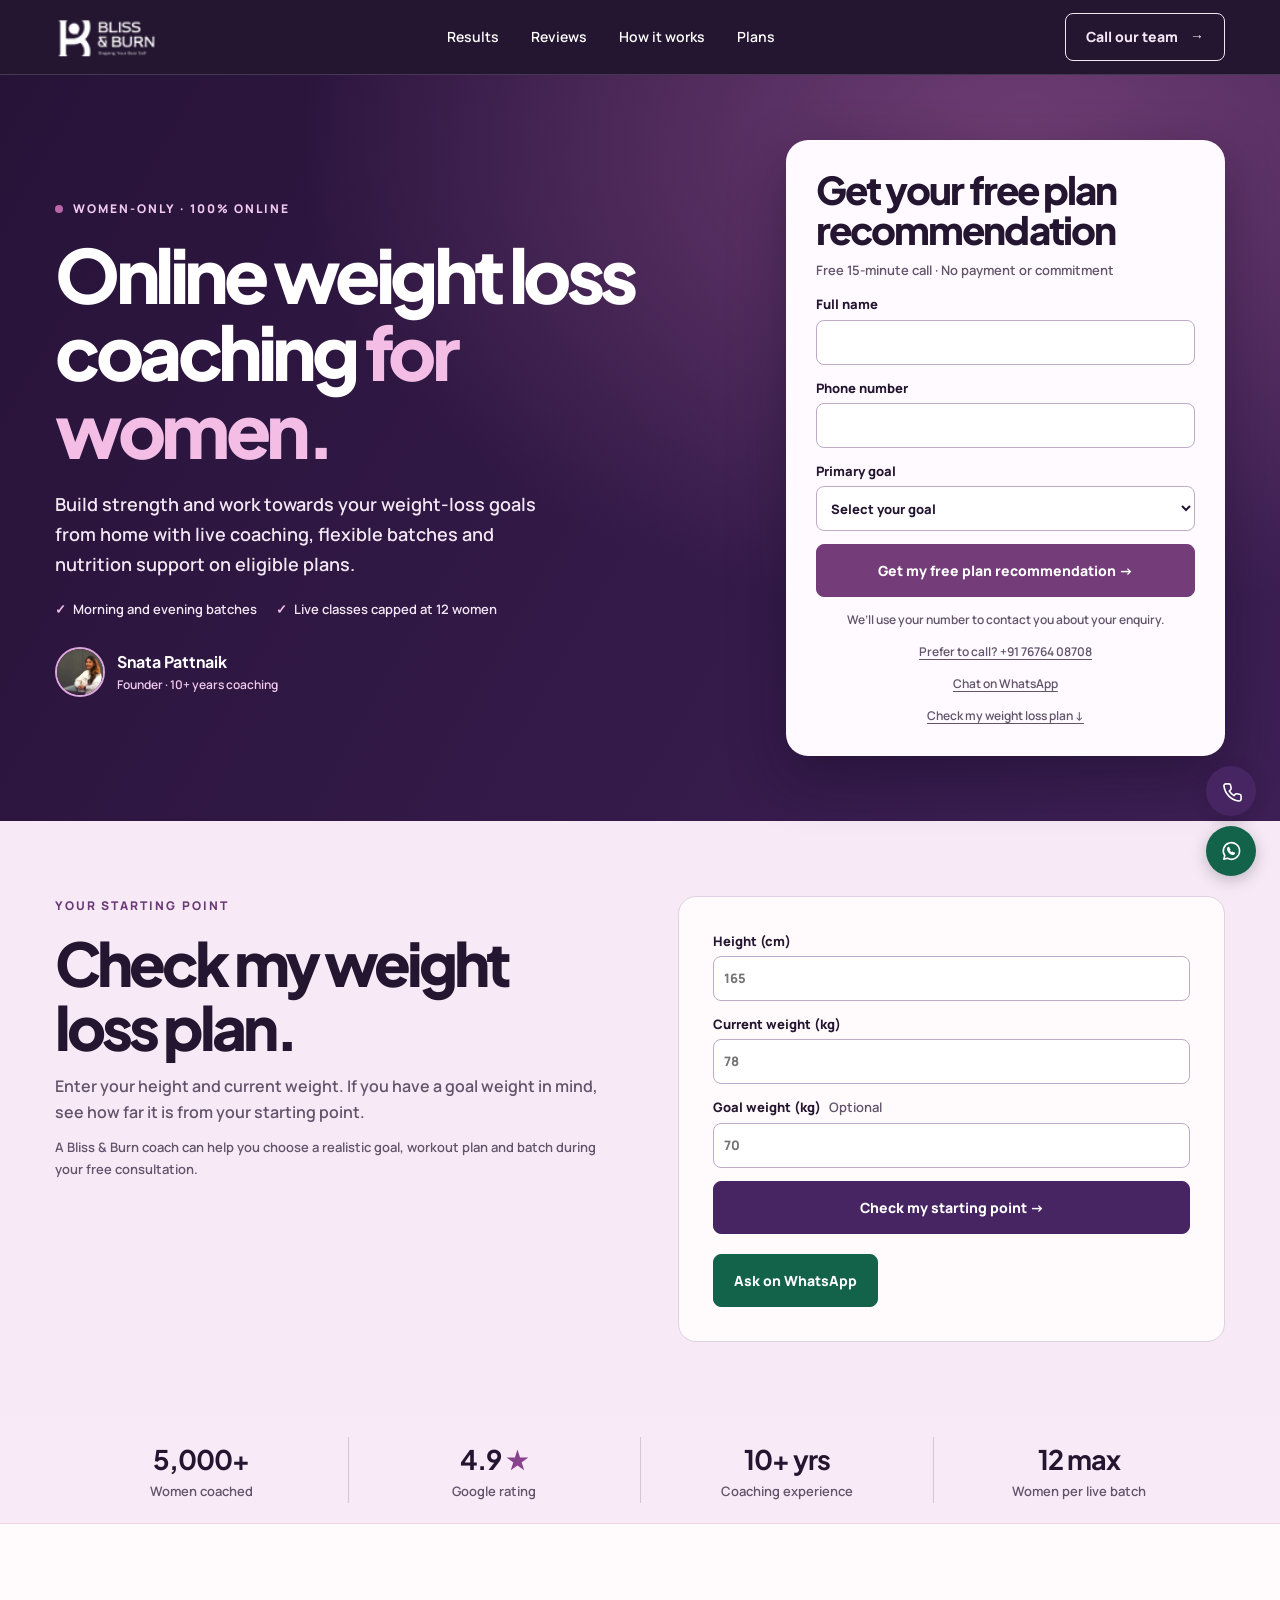
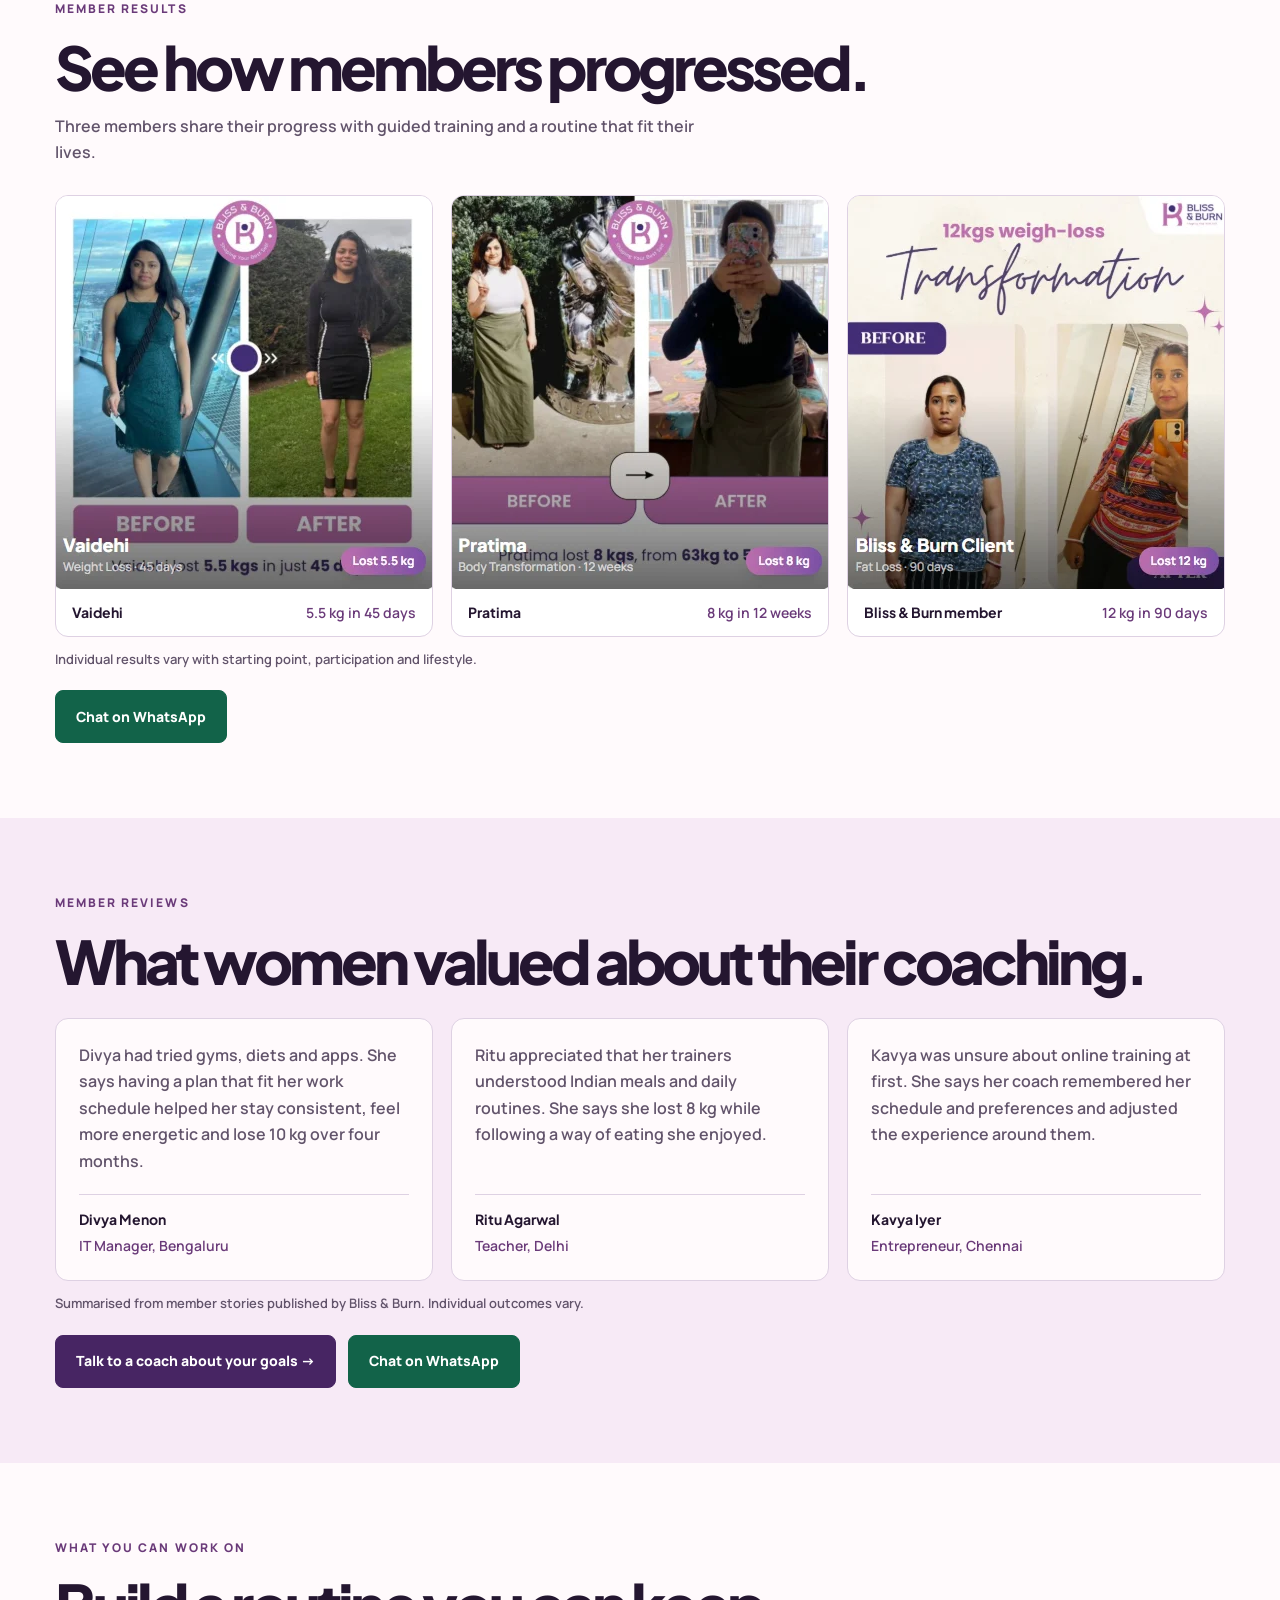
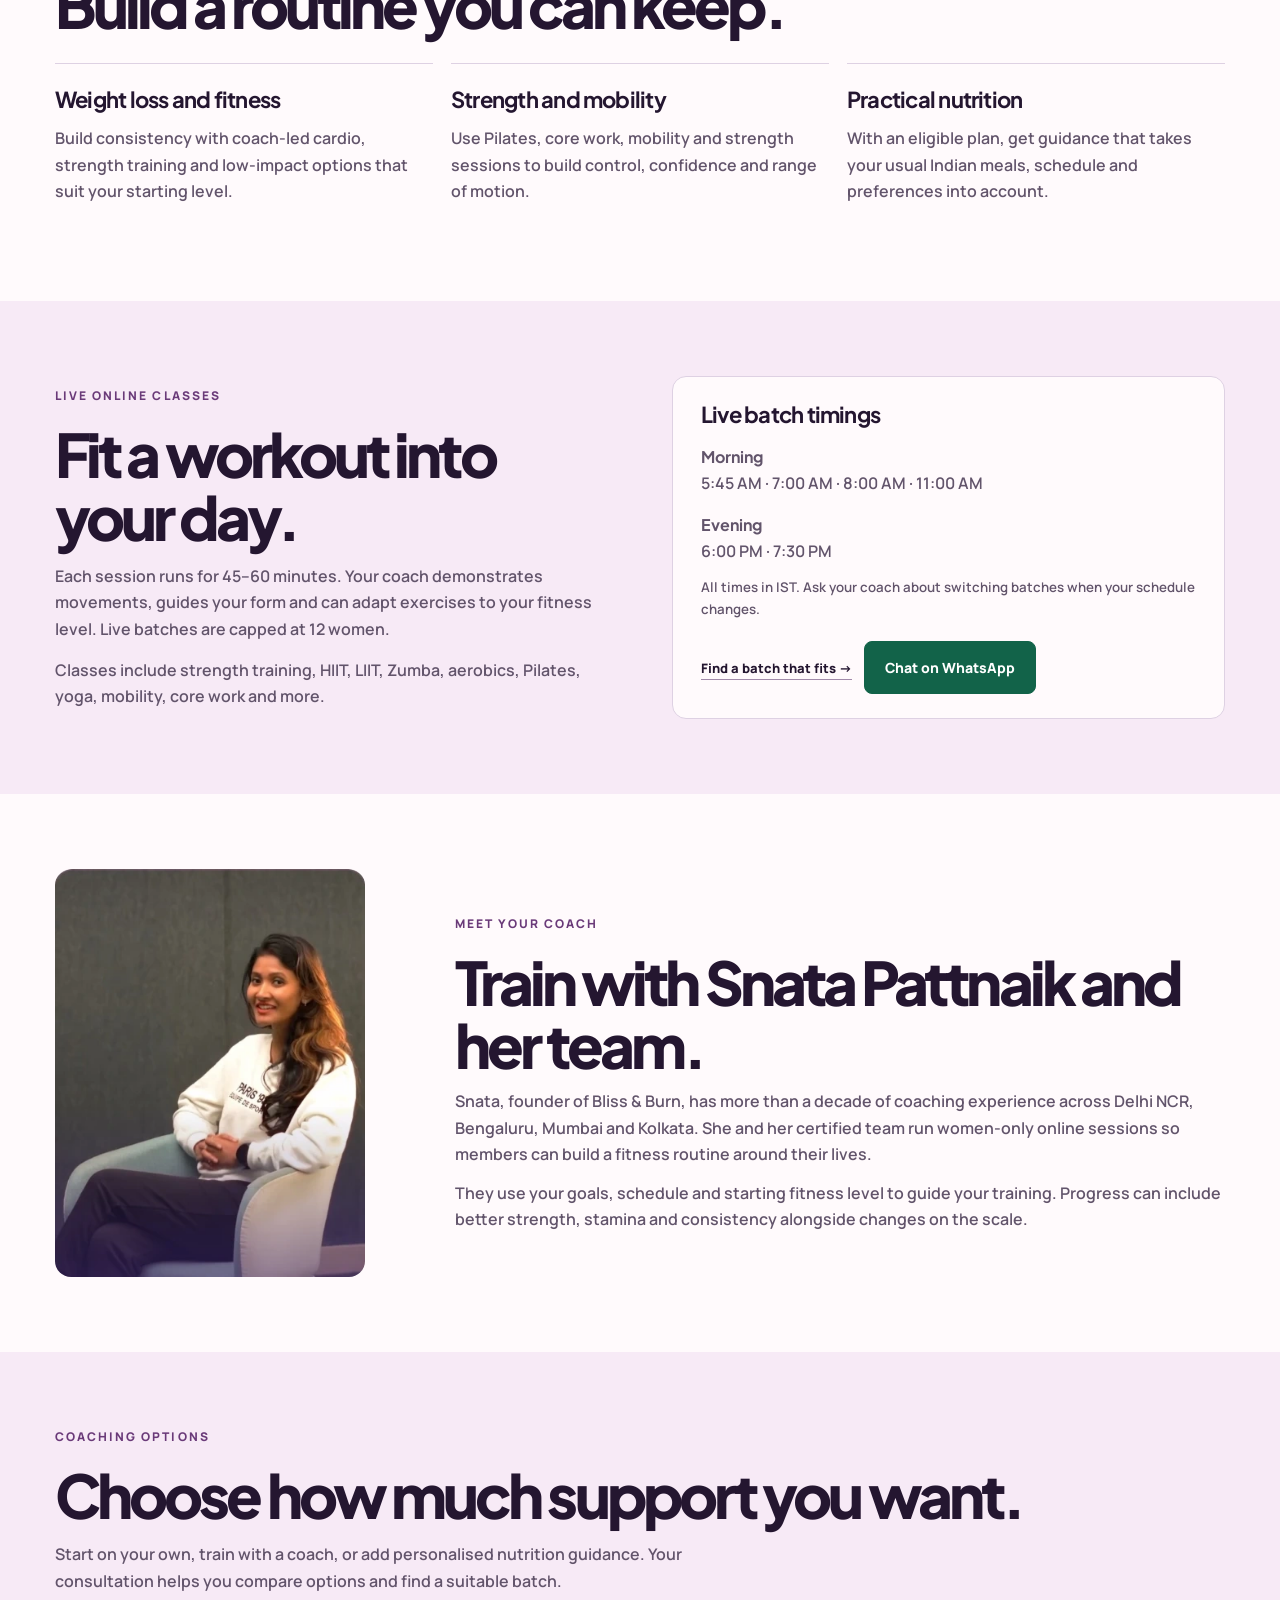
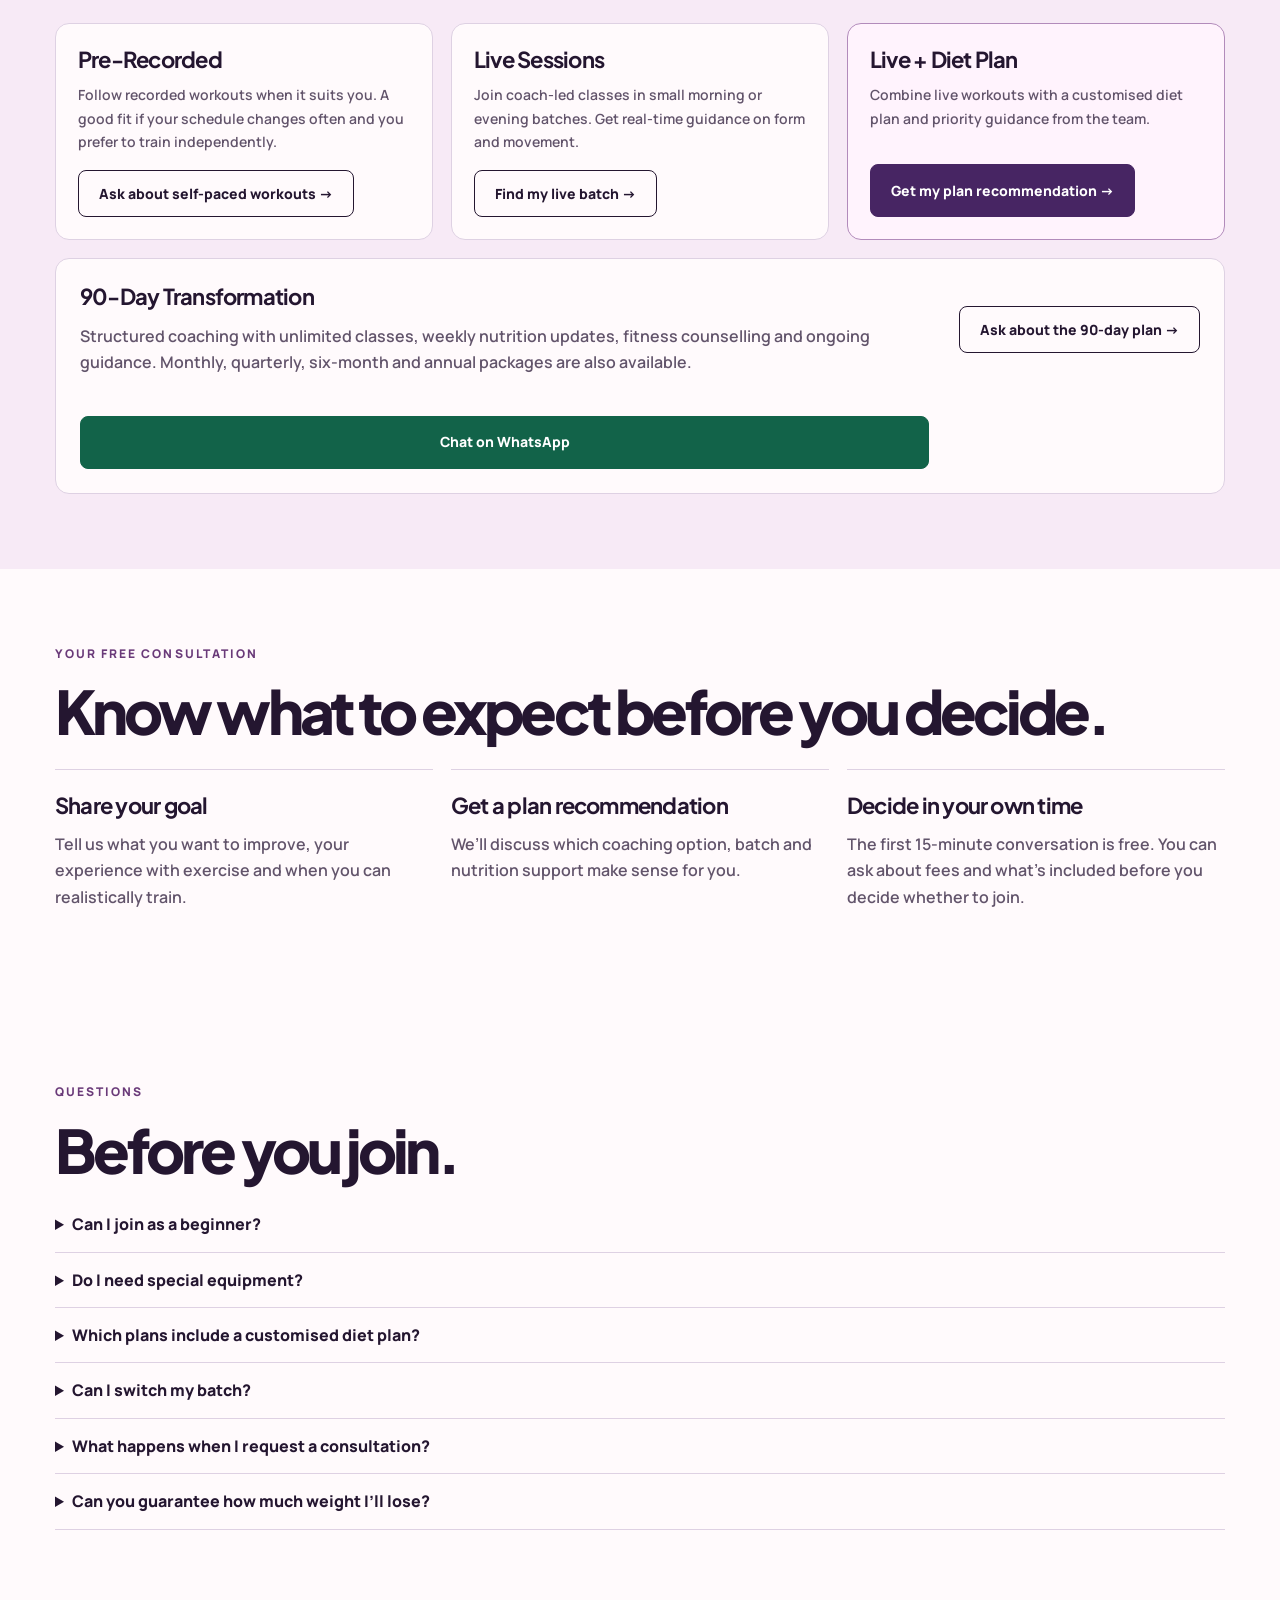
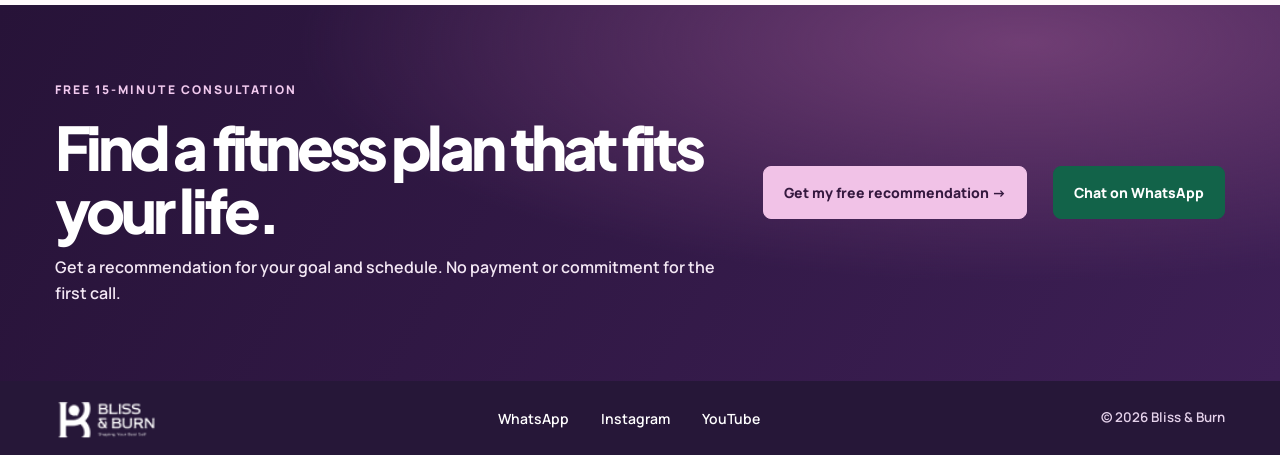
<file: public/index.html>
<!doctype html>
<html lang="en"><head><meta charset="utf-8"><meta name="viewport" content="width=device-width, initial-scale=1">
<meta name="description" content="Online fitness and weight-loss coaching for women. Train at home with live classes, flexible timings and nutrition support.">
<title>Online Fitness Coaching for Women | Bliss &amp; Burn</title>
<link rel="preconnect" href="https://fonts.googleapis.com"><link rel="preconnect" href="https://fonts.gstatic.com" crossorigin>
<link href="https://fonts.googleapis.com/css2?family=Manrope:wght@400;500;600;700;800&family=Plus+Jakarta+Sans:wght@500;600;700;800&display=swap" rel="stylesheet"><link rel="stylesheet" href="style.css"><script src="page.js" defer></script></head>
<body><header><div class="wrap nav"><a href="#top" class="logo"><img src="logo.png" width="86" height="40" alt="Bliss &amp; Burn"></a><nav aria-label="Main navigation"><a href="#results">Results</a><a href="#reviews">Reviews</a><a href="#coaching">How it works</a><a href="#plans">Plans</a></nav><a class="outline call" href="tel:+917676408708">Call our team <span aria-hidden="true">→</span></a></div></header>
<main id="top"><section class="hero-shell"><div class="hero wrap">
<div class="hero-copy"><p class="label"><i></i> WOMEN-ONLY · 100% ONLINE</p><h1>Online weight loss coaching <em>for women.</em></h1><p class="lead">Build strength and work towards your weight-loss goals from home with live coaching, flexible batches and nutrition support on eligible plans.</p>
<ul class="hero-benefits"><li>Morning and evening batches</li><li>Live classes capped at 12 women</li></ul>
<div class="coach-credit"><img src="coach.webp" alt="" width="50" height="50"><div><strong>Snata Pattnaik</strong><small>Founder · 10+ years coaching</small></div></div></div>
<div class="hero-form" id="consultation" aria-labelledby="consultation-title"><form id="lead" method="post" action="/api/leads"><h2 id="consultation-title">Get your free plan recommendation</h2><p class="form-intro">Free 15-minute call · No payment or commitment</p><label>Full name<input name="name" autocomplete="name" required maxlength="100"></label><label>Phone number<input name="phone" type="tel" autocomplete="tel" required maxlength="18"></label><label>Primary goal<select name="goal" required><option value="">Select your goal</option><option>Weight loss</option><option>Strength and toning</option><option>Mobility and flexibility</option><option>General fitness</option><option>Post-pregnancy fitness</option></select></label><p id="chosen" hidden></p><p class="lead-error" role="alert" hidden></p><button class="button" type="submit">Get my free plan recommendation →</button><small>We’ll use your number to contact you about your enquiry.</small></form><a class="form-call" href="tel:+917676408708">Prefer to call? +91 76764 08708</a><a class="form-call" href="https://wa.me/917676408708?text=Hi%20Bliss%20%26%20Burn%2C%20I%27d%20like%20to%20ask%20about%20online%20coaching.">Chat on WhatsApp</a><a class="form-call" href="#weight-check">Check my weight loss plan ↓</a></div></div></section>
<section id="weight-check" class="lavender" aria-labelledby="weight-check-title">
  <div class="wrap section weight-layout">
    <div>
      <p class="label">YOUR STARTING POINT</p>
      <h2 id="weight-check-title">Check my weight loss plan.</h2>
      <p class="section-intro">Enter your height and current weight. If you have a goal weight in mind, see how far it is from your starting point.</p>
      <p class="note">A Bliss &amp; Burn coach can help you choose a realistic goal, workout plan and batch during your free consultation.</p>
    </div>
    <div class="weight-card">
      <form id="weight-form" method="post" action="/api/leads">
        <label>Height (cm)<input name="height" type="number" inputmode="decimal" min="100" max="250" step="0.1" placeholder="165" required></label>
        <label>Current weight (kg)<input name="currentWeight" type="number" inputmode="decimal" min="25" max="500" step="0.1" placeholder="78" required></label>
        <label>Goal weight (kg) <span>Optional</span><input name="goalWeight" type="number" inputmode="decimal" min="25" max="500" step="0.1" placeholder="70"></label>
        <button class="button" id="weight-next" type="button">Check my starting point →</button>
        <fieldset id="weight-contact" hidden disabled>
          <legend>Where can our coach reach you?</legend>
          <label>Full name<input name="name" autocomplete="name" required maxlength="100"></label>
          <label>Phone number<input name="phone" type="tel" autocomplete="tel" required maxlength="18"></label>
          <p class="note">Your contact details and measurements go to Bliss &amp; Burn so a coach can follow up about your plan.</p>
          <p class="lead-error" role="alert" hidden></p>
          <button class="button" type="submit">Submit and see my result →</button>
        </fieldset>
      </form>
      <a class="button whatsapp section-action" href="https://wa.me/917676408708?text=Hi%20Bliss%20%26%20Burn%2C%20I%27d%20like%20to%20ask%20about%20weight%20loss%20coaching.">Ask on WhatsApp</a>
    </div>
  </div>
</section>
<section class="proof" aria-label="Bliss & Burn in numbers"><div class="wrap stats"><div><strong>5,000+</strong><span>Women coached</span></div><div><strong>4.9<span class="star"> ★</span></strong><span>Google rating</span></div><div><strong>10+ yrs</strong><span>Coaching experience</span></div><div><strong>12 max</strong><span>Women per live batch</span></div></div></section>
<section id="results" class="wrap section"><p class="label">MEMBER RESULTS</p><h2>See how members progressed.</h2><p class="section-intro">Three members share their progress with guided training and a routine that fit their lives.</p><div class="results"><figure><img src="result-1.webp" loading="lazy" width="396" height="393" alt="Vaidehi’s before-and-after photos"><figcaption><strong>Vaidehi</strong><span>5.5 kg in 45 days</span></figcaption></figure><figure><img src="result-2.webp" loading="lazy" width="396" height="393" alt="Pratima’s before-and-after photos"><figcaption><strong>Pratima</strong><span>8 kg in 12 weeks</span></figcaption></figure><figure><img src="result-3.webp" loading="lazy" width="396" height="393" alt="A Bliss &amp; Burn member’s before-and-after photos"><figcaption><strong>Bliss &amp; Burn member</strong><span>12 kg in 90 days</span></figcaption></figure></div><p class="note">Individual results vary with starting point, participation and lifestyle.</p><a class="button whatsapp section-action" href="https://wa.me/917676408708?text=Hi%20Bliss%20%26%20Burn%2C%20I%27d%20like%20to%20ask%20about%20online%20coaching.">Chat on WhatsApp</a></section>
<section id="reviews" class="lavender"><div class="wrap section">
  <p class="label">MEMBER REVIEWS</p>
  <h2>What women valued about their coaching.</h2>
  <div class="story-grid">
    <figure class="story"><p>Divya had tried gyms, diets and apps. She says having a plan that fit her work schedule helped her stay consistent, feel more energetic and lose 10 kg over four months.</p><figcaption><strong>Divya Menon</strong><span>IT Manager, Bengaluru</span></figcaption></figure>
    <figure class="story"><p>Ritu appreciated that her trainers understood Indian meals and daily routines. She says she lost 8 kg while following a way of eating she enjoyed.</p><figcaption><strong>Ritu Agarwal</strong><span>Teacher, Delhi</span></figcaption></figure>
    <figure class="story"><p>Kavya was unsure about online training at first. She says her coach remembered her schedule and preferences and adjusted the experience around them.</p><figcaption><strong>Kavya Iyer</strong><span>Entrepreneur, Chennai</span></figcaption></figure>
  </div>
  <p class="note">Summarised from member stories published by Bliss &amp; Burn. Individual outcomes vary.</p>
  <a class="button section-action" href="#consultation">Talk to a coach about your goals →</a><a class="button whatsapp section-action" href="https://wa.me/917676408708?text=Hi%20Bliss%20%26%20Burn%2C%20I%27d%20like%20to%20ask%20about%20online%20coaching.">Chat on WhatsApp</a>
</div></section>

<section class="wrap section">
  <p class="label">WHAT YOU CAN WORK ON</p>
  <h2>Build a routine you can keep.</h2>
  <div class="content-grid">
    <article><h3>Weight loss and fitness</h3><p>Build consistency with coach-led cardio, strength training and low-impact options that suit your starting level.</p></article>
    <article><h3>Strength and mobility</h3><p>Use Pilates, core work, mobility and strength sessions to build control, confidence and range of motion.</p></article>
    <article><h3>Practical nutrition</h3><p>With an eligible plan, get guidance that takes your usual Indian meals, schedule and preferences into account.</p></article>
  </div>
</section>

<section id="coaching" class="lavender"><div class="wrap section coaching">
  <div><p class="label">LIVE ONLINE CLASSES</p><h2>Fit a workout into your day.</h2>
    <p>Each session runs for 45–60 minutes. Your coach demonstrates movements, guides your form and can adapt exercises to your fitness level. Live batches are capped at 12 women.</p>
    <p>Classes include strength training, HIIT, LIIT, Zumba, aerobics, Pilates, yoga, mobility, core work and more.</p>
  </div>
  <div class="schedule"><h3>Live batch timings</h3>
    <p><strong>Morning</strong><br>5:45 AM · 7:00 AM · 8:00 AM · 11:00 AM</p>
    <p><strong>Evening</strong><br>6:00 PM · 7:30 PM</p>
    <small>All times in IST. Ask your coach about switching batches when your schedule changes.</small>
    <a class="textlink section-action" href="#consultation">Find a batch that fits →</a><a class="button whatsapp section-action" href="https://wa.me/917676408708?text=Hi%20Bliss%20%26%20Burn%2C%20I%27d%20like%20to%20ask%20about%20online%20coaching.">Chat on WhatsApp</a>
  </div>
</div></section>

<section class="wrap section founder-section">
  <img src="coach.webp" loading="lazy" width="380" height="500" alt="Snata Pattnaik, founder of Bliss &amp; Burn">
  <div><p class="label">MEET YOUR COACH</p><h2>Train with Snata Pattnaik and her team.</h2>
    <p>Snata, founder of Bliss &amp; Burn, has more than a decade of coaching experience across Delhi NCR, Bengaluru, Mumbai and Kolkata. She and her certified team run women-only online sessions so members can build a fitness routine around their lives.</p>
    <p>They use your goals, schedule and starting fitness level to guide your training. Progress can include better strength, stamina and consistency alongside changes on the scale.</p>
  </div>
</section>

<section id="plans" class="lavender"><div class="wrap section">
  <p class="label">COACHING OPTIONS</p><h2>Choose how much support you want.</h2>
  <p class="section-intro">Start on your own, train with a coach, or add personalised nutrition guidance. Your consultation helps you compare options and find a suitable batch.</p>
  <div class="plans">
    <article><h3>Pre-Recorded</h3><p>Follow recorded workouts when it suits you. A good fit if your schedule changes often and you prefer to train independently.</p><a class="outline plan" data-plan="Pre-Recorded" href="#consultation">Ask about self-paced workouts →</a></article>
    <article><h3>Live Sessions</h3><p>Join coach-led classes in small morning or evening batches. Get real-time guidance on form and movement.</p><a class="outline plan" data-plan="Live Sessions" href="#consultation">Find my live batch →</a></article>
    <article class="featured"><h3>Live + Diet Plan</h3><p>Combine live workouts with a customised diet plan and priority guidance from the team.</p><a class="button plan" data-plan="Live + Diet Plan" href="#consultation">Get my plan recommendation →</a></article>
  </div>
  <div class="flagship"><div><h3>90-Day Transformation</h3><p>Structured coaching with unlimited classes, weekly nutrition updates, fitness counselling and ongoing guidance. Monthly, quarterly, six-month and annual packages are also available.</p></div>
    <a class="outline plan" data-plan="90-Day Transformation" href="#consultation">Ask about the 90-day plan →</a><a class="button whatsapp section-action" href="https://wa.me/917676408708?text=Hi%20Bliss%20%26%20Burn%2C%20I%27d%20like%20to%20ask%20about%20online%20coaching.">Chat on WhatsApp</a>
  </div>
</div></section>

<section class="wrap section"><p class="label">YOUR FREE CONSULTATION</p>
  <h2>Know what to expect before you decide.</h2>
  <div class="content-grid">
    <article><h3>Share your goal</h3><p>Tell us what you want to improve, your experience with exercise and when you can realistically train.</p></article>
    <article><h3>Get a plan recommendation</h3><p>We’ll discuss which coaching option, batch and nutrition support make sense for you.</p></article>
    <article><h3>Decide in your own time</h3><p>The first 15-minute conversation is free. You can ask about fees and what’s included before you decide whether to join.</p></article>
  </div>
</section>
<section class="wrap section faq"><p class="label">QUESTIONS</p><h2>Before you join.</h2><details><summary>Can I join as a beginner?</summary><p>Yes. Coaches adjust movements to your current level and guide you in small live batches.</p></details><details><summary>Do I need special equipment?</summary><p>You can start with very little equipment. Ask your coach what is useful for your class and plan.</p></details><details><summary>Which plans include a customised diet plan?</summary><p>Live + Diet Plan and eligible longer programmes include a customised diet plan. Your coach can explain the nutrition support available in each option.</p></details><details><summary>Can I switch my batch?</summary><p>Yes. Choose an available morning or evening batch when your schedule changes.</p></details><details><summary>What happens when I request a consultation?</summary><p>Submit your enquiry and the Bliss &amp; Burn team can contact you to discuss your free consultation. You can also message the team directly on WhatsApp.</p></details><details><summary>Can you guarantee how much weight I’ll lose?</summary><p>Results depend on your starting point, participation and lifestyle. During the consultation, your coach can help you set a realistic goal and explain how progress is tracked.</p></details></section>
<section class="hero-shell"><div class="wrap section closing"><div><p class="label">FREE 15-MINUTE CONSULTATION</p><h2>Find a fitness plan that fits your life.</h2><p>Get a recommendation for your goal and schedule. No payment or commitment for the first call.</p></div><a class="button" href="#consultation">Get my free recommendation →</a><a class="button whatsapp section-action" href="https://wa.me/917676408708?text=Hi%20Bliss%20%26%20Burn%2C%20I%27d%20like%20to%20ask%20about%20online%20coaching.">Chat on WhatsApp</a></div></section></main>
<footer><div class="wrap foot"><a href="#top"><img src="logo.png" width="86" height="40" alt="Bliss &amp; Burn"></a><div><a href="https://wa.me/917676408708?text=Hi%20Bliss%20%26%20Burn%2C%20I%27d%20like%20to%20ask%20about%20online%20coaching.">WhatsApp</a><a href="https://www.instagram.com/blissandburnofficial/">Instagram</a><a href="https://www.youtube.com/@burn_bliss">YouTube</a></div><small>© 2026 Bliss &amp; Burn</small></div></footer><div class="mobile-bar"><a class="button" href="#consultation">Get a free consultation →</a></div><div class="floating-contact" aria-label="Contact Bliss &amp; Burn"><a class="floating-call" href="tel:+917676408708" aria-label="Call Bliss &amp; Burn" title="Call Bliss &amp; Burn"><svg aria-hidden="true" viewBox="0 0 24 24" width="23" height="23" fill="none" stroke="currentColor" stroke-width="1.7" stroke-linejoin="round"><path d="M22 16.9v3a2 2 0 0 1-2.2 2A18 18 0 0 1 4.1 6.2 2 2 0 0 1 6.1 4h3a2 2 0 0 1 2 1.7l.5 2.7a2 2 0 0 1-.6 1.8l-1.3 1.3a14 14 0 0 0 4.8 4.8l1.3-1.3a2 2 0 0 1 1.8-.6l2.7.5a2 2 0 0 1 1.7 2z"/></svg></a><a class="floating-whatsapp" href="https://wa.me/917676408708?text=Hi%20Bliss%20%26%20Burn%2C%20I%27d%20like%20to%20ask%20about%20online%20coaching." aria-label="Chat on WhatsApp" title="Chat on WhatsApp"><svg aria-hidden="true" viewBox="0 0 24 24" width="23" height="23" fill="none" stroke="currentColor" stroke-width="1.7" stroke-linejoin="round"><path d="M20.4 11.6a8.5 8.5 0 0 1-12.5 7.5L4 20l1-3.8a8.5 8.5 0 1 1 15.4-4.6z"/><path d="M9 8c-.6 0-1 1.1-.8 2 .5 2 2.7 4.2 4.7 4.7.9.2 2-.2 2-.8l-2.1-1-1 .7a6.1 6.1 0 0 1-2.4-2.4l.7-1L9 8z"/></svg></a></div></body></html>
</file>
<file: public/style.css>
:root{--ink:#261738;--purple:#43256a;--accent:#e8afe1;--paper:#fbf8f4;--lilac:#eee4f4;--line:#ded1e3;--muted:#62546b}
*{box-sizing:border-box}html{scroll-behavior:smooth}body{margin:0;background:var(--paper);color:var(--ink);font:600 16px/1.65 Manrope,Arial,sans-serif}a{color:inherit;text-decoration:none}a:focus-visible,button:focus-visible,summary:focus-visible{outline:3px solid #ad61a4;outline-offset:4px}img{display:block;max-width:100%}h1,h2,h3,strong,.price{font-family:"Plus Jakarta Sans",Manrope,sans-serif}h1,h2,h3,p{margin:0}h1,h2{letter-spacing:-.065em;line-height:1.05;font-weight:800}h1{font-size:clamp(52px,6.25vw,94px)}h2{font-size:clamp(36px,4.7vw,61px)}h3{font-size:22px;line-height:1.25;letter-spacing:-.035em}p{color:var(--muted)}.wrap{width:min(1170px,calc(100% - 88px));margin-inline:auto}
header,footer{background:#261738;color:white}.nav,.foot{display:flex;align-items:center;justify-content:space-between;min-height:74px;gap:20px}.logo img,.foot img{width:102px;height:auto}.nav nav,.foot div{display:flex;gap:32px;font-size:14px}.nav nav a:hover,.foot a:hover{text-decoration:underline}.outline,.button{display:inline-flex;align-items:center;justify-content:center;gap:12px;padding:13px 20px;border:1px solid currentColor;border-radius:8px;font:800 14px/1.4 Manrope,Arial,sans-serif;cursor:pointer}.call{color:#f5e5f2}.button{background:var(--purple);color:white;border-color:var(--purple);min-height:53px}.button:hover{background:#613684}.outline:hover{background:#e8afe124}.hero{display:grid;grid-template-columns:1.15fr .85fr;min-height:590px;align-items:center;gap:44px;padding-block:54px 46px}.label{font-size:12px;letter-spacing:.17em;font-weight:800;color:#6a3a79;margin-bottom:16px}.label i,.live-tag i{display:inline-block;width:8px;height:8px;background:#b868a9;border-radius:50%;margin-right:6px}.hero h1 em{font-style:normal;color:#75458a}.lead{font-size:18px;max-width:480px;margin-top:22px}.actions{display:flex;gap:19px;flex-wrap:wrap;align-items:center;margin-top:25px}.textlink{font-weight:800;font-size:13px;border-bottom:1px solid #a18aaa}.note{font-size:13px;margin-top:12px}.hero-art{height:480px;position:relative;isolation:isolate;display:grid;place-items:center}.arch{position:absolute;inset:8px 12px 12px 36px;background:repeating-radial-gradient(ellipse at 80% 80%,transparent 0 34px,#ffffff50 35px 36px),#e8d4ed;border-radius:48% 48% 16px 16px;z-index:-1}.portrait{width:73%;height:93%;object-fit:cover;object-position:center 23%;border-radius:48% 48% 12px 12px;filter:contrast(1.02)}.coach{position:absolute;bottom:18px;left:5%;padding:12px 18px;background:#261738;color:#fff;border-radius:8px;box-shadow:0 10px 30px #26173832}.coach small{display:block;color:#ead2ee}.live-tag{position:absolute;right:0;top:19%;background:#fbf8f4;border:1px solid var(--line);padding:9px 12px;border-radius:6px;font-size:10px;font-weight:800;letter-spacing:.08em}.proof{background:var(--purple);color:#fff}.stats{display:grid;grid-template-columns:repeat(4,1fr);padding:20px 0;text-align:center}.stats>div+div{border-left:1px solid #ffffff40}.stats strong,.stats div>span{display:block}.stats strong{font-size:27px;letter-spacing:-.04em}.stats div>span{font-size:13px;color:#f1dcf0}.star{color:#e8afe1}
.section{padding-block:75px;scroll-margin-top:15px}.results,.plans{display:grid;grid-template-columns:repeat(3,minmax(0,1fr));gap:18px;margin-top:29px}figure{margin:0;overflow:hidden;border:1px solid var(--line);border-radius:13px;background:white}figure img{width:100%;aspect-ratio:1.1;object-fit:cover;object-position:top}figcaption{padding:12px 16px;display:flex;gap:4px 12px;flex-wrap:wrap;justify-content:space-between;font-size:14px}figcaption span{color:#6a3a79}.lavender{background:var(--lilac)}.coaching,.consult-grid{display:grid;grid-template-columns:1fr 1fr;gap:64px;align-items:center}.coaching p:not(.label),.consult p:not(.label){margin-top:15px}.schedule{background:var(--paper);border:1px solid var(--line);border-radius:14px;padding:24px 28px}.schedule small{display:block;margin-top:13px;color:var(--muted)}.plans article{border:1px solid var(--line);border-radius:14px;padding:22px;display:flex;flex-direction:column;align-items:start}.plans article p{margin:10px 0 17px;font-size:14px}.plans .featured{background:var(--lilac);border-color:#b28bbb}.price{margin:auto 0 16px;font-size:30px;font-weight:800}.price small{font:700 13px Manrope,sans-serif;color:var(--muted)}details{padding:14px 0;border-bottom:1px solid var(--line)}summary{cursor:pointer;font-weight:800}details p{margin:8px 0}.packages{margin-top:17px}.packages dl{max-width:620px}.packages dl div{display:flex;justify-content:space-between;gap:10px}.packages dd{font-weight:800}.consult{background:#291941;color:white;scroll-margin-top:0}.consult .label,.consult a{color:#edb9e7}.consult p{color:#f1e4f3}.consult a{display:inline-block;margin-top:14px;font-weight:800}.consult form{background:var(--paper);color:var(--ink);border-radius:14px;padding:24px;display:grid;gap:13px}.consult form label{font-size:13px;font-weight:800}.consult form input,.consult form select{display:block;width:100%;margin-top:4px;min-height:45px;border:1px solid #bcaac3;border-radius:7px;padding:9px 10px;background:white;font:inherit;color:inherit}.consult form small{color:var(--muted);text-align:center}.consult form #chosen{color:var(--muted);margin:0;font-size:13px}.faq h2{margin-bottom:16px}.foot small{color:#e5d2eb}.mobile-bar{display:none}
@media(max-width:930px){.wrap{width:calc(100% - 52px)}.hero{gap:25px}.hero-art{height:415px}.actions{gap:12px}.coaching,.consult-grid{gap:32px}}
@media(max-width:680px){body{padding-bottom:68px}.wrap{width:calc(100% - 34px)}.nav{min-height:60px}.nav nav{display:none}.nav .call{padding:8px 12px}.hero{grid-template-columns:1fr;padding-block:37px 20px;gap:10px;min-height:auto}.lead{margin-top:16px;font-size:16px}.actions{margin-top:19px}.hero-art{height:340px;max-width:430px;width:100%;margin:auto}.arch{inset:8px 15px}.portrait{width:68%}.stats{grid-template-columns:repeat(2,1fr);row-gap:12px}.stats>div:nth-child(3){border:0}.stats strong{font-size:22px}.section{padding-block:48px}.results,.plans,.consult-grid,.coaching{grid-template-columns:1fr}.results,.plans{gap:12px;margin-top:20px}.results{grid-template-columns:repeat(2,minmax(0,1fr))}.results figure:last-child{display:none}.results figcaption{padding:8px;font-size:12px}.foot{min-height:105px;flex-wrap:wrap;padding-block:12px}.foot div{gap:14px}.mobile-bar{display:block;position:fixed;bottom:0;left:0;right:0;padding:7px 17px max(7px,env(safe-area-inset-bottom));background:var(--paper);border-top:1px solid var(--line);z-index:3}.mobile-bar a{width:100%;min-height:49px}}
@media(prefers-reduced-motion:reduce){html{scroll-behavior:auto}}
.live-tag{top:12%}.actions span,.call span{font-family:Arial,sans-serif}
@media(max-width:680px){h1{font-size:clamp(38px,11vw,58px)}.results{grid-template-columns:1fr}.results figure:last-child{display:block}}
/* Consultation landing page */
:root{--paper:#fffafc;--ink:#241630;--purple:#472563;--lilac:#f7eaf6}
header{background:#241630;border-bottom:1px solid #ffffff26}
.hero-shell{background:radial-gradient(ellipse at 80% 10%,#703e74 0%,transparent 50%),linear-gradient(120deg,#271338,#3d1f55);color:white}
.hero{grid-template-columns:minmax(0,1.2fr) minmax(320px,.8fr);gap:72px;min-height:0;padding-block:65px;align-items:center}
.hero h1{font-size:clamp(48px,5.8vw,86px);max-width:740px;letter-spacing:-.06em}
.hero h1 em{color:#f3bde6;display:inline}
.hero .label{color:#f1c9ee}
.hero .lead{color:#f3e7f4;max-width:510px}
.hero-benefits{margin:20px 0 12px;padding:0;list-style:none;display:flex;flex-wrap:wrap;gap:8px 19px;font-size:13px;color:#f3e7f4}
.hero-benefits li::before{content:"✓";margin-right:7px;color:#f5bde8}
.hero .textlink{color:#fff0ff;font-size:14px}
.coach-credit{display:flex;align-items:center;gap:12px;margin-top:26px}
.coach-credit img{border:2px solid #dca7dc;border-radius:50%;object-fit:cover;object-position:71% 20%;width:50px;height:50px}
.coach-credit small{display:block;color:#f1c9ee;font-size:12px}
.hero-form{background:#fffaff;color:var(--ink);border-radius:22px;padding:30px;box-shadow:0 20px 55px #140b2470;scroll-margin-top:16px}
.hero-form form{display:grid;gap:13px}
.hero-form h2{font-size:clamp(27px,3vw,40px);letter-spacing:-.05em}
.hero-form .form-intro{font-size:13px;margin-top:-4px}
.hero-form label{font-size:13px;font-weight:800}
.hero-form input,.hero-form select{display:block;width:100%;margin-top:4px;min-height:45px;border:1px solid #bdacc7;border-radius:8px;padding:8px 10px;background:white;font:inherit;color:inherit}
.hero-form .button{background:#743d79;border-color:#743d79}
.hero-form .button:hover{background:#58275f}
.hero-form small,.form-call{text-align:center;color:#62546b;font-size:12px}
.form-call{display:block;margin-top:12px;text-decoration:underline;text-underline-offset:3px}
.hero-form #chosen{font-size:13px;color:#743d79}
.proof{background:#f8eaf7;color:var(--ink);border-bottom:1px solid #ead5e7}
.stats div>span{color:#62546b}.stats>div+div{border-left-color:#d9c3dc}.star{color:#87438b}
@media(max-width:930px){.hero{gap:28px}.hero-form{padding:23px}}
@media(max-width:680px){.hero{grid-template-columns:1fr;gap:20px;padding-block:28px}.hero h1{font-size:clamp(36px,9.8vw,60px)}.hero .label{margin-bottom:10px}.hero .lead{margin-top:12px}.hero-benefits{margin-top:12px}.coach-credit{display:none}.hero-form{padding:18px}.hero-form form{gap:9px}.hero-form h2{font-size:27px}.hero-form .form-intro{margin:0}.hero-form .button{min-height:46px}}
.section-intro{margin-top:15px;max-width:680px}
.section-action{display:inline-flex;margin-top:20px}
.story-grid,.content-grid{display:grid;grid-template-columns:repeat(3,minmax(0,1fr));gap:18px;margin-top:26px}
.story{display:flex;flex-direction:column;justify-content:space-between;padding:23px;background:#fffafc}
.story p{margin:0 0 20px;color:var(--muted)}
.story figcaption{display:grid;padding:13px 0 0;border-top:1px solid var(--line);gap:3px}
.content-grid article{padding:22px 0;border-top:1px solid var(--line)}
.content-grid p,.founder-section p:not(.label),.flagship p,.closing p:not(.label){margin-top:12px}
.founder-section{display:grid;grid-template-columns:minmax(160px,310px) 1fr;gap:clamp(28px,7vw,105px);align-items:center}
.founder-section img{width:100%;height:auto;border-radius:16px}
.plans article{background:var(--paper)}.plans article .plan{margin-top:auto}
.plans .featured{background:#fff3fd}
.flagship{margin-top:18px;display:grid;grid-template-columns:1fr auto;align-items:center;gap:20px;padding:24px;border:1px solid var(--line);border-radius:14px;background:var(--paper)}
.closing{display:grid;grid-template-columns:1fr auto;align-items:center;gap:26px}.closing .label{color:#f1c9ee}.closing p:not(.label){color:#f3e7f4}.closing .button{background:#f1c2e7;border-color:#f1c2e7;color:#35193f}
@media(max-width:780px){.story-grid,.content-grid{grid-template-columns:1fr}.content-grid{gap:0}.flagship,.closing{grid-template-columns:1fr;justify-items:start}}
@media(max-width:540px){.founder-section{grid-template-columns:1fr}.founder-section img{max-width:235px}}

.weight-layout{display:grid;grid-template-columns:minmax(0,1fr) minmax(0,1fr);gap:clamp(24px,6vw,85px);align-items:start}
.weight-card{background:var(--paper);border:1px solid var(--line);border-radius:18px;padding:clamp(18px,4vw,34px)}
#weight-form{display:grid;gap:13px}
#weight-form label{font-size:13px;font-weight:800}
#weight-form label span{margin-left:5px;color:var(--muted);font-weight:600}
#weight-form input{display:block;width:100%;margin-top:4px;min-height:45px;border:1px solid #bdacc7;border-radius:8px;padding:8px 10px;background:white;font:inherit;color:inherit}
#weight-result{border-top:1px solid var(--line);margin-top:20px;padding-top:17px}
#weight-result p{margin-top:8px}
#weight-result .button{margin-top:13px}
#weight-difference{font-weight:800;color:var(--purple)}
.measurement-note{font-size:13px;color:#6a3a79}
@media(max-width:780px){.weight-layout{grid-template-columns:1fr}}
#weight-form fieldset{border:0;border-top:1px solid var(--line);margin:4px 0 0;padding:15px 0 0;min-width:0}
#weight-form fieldset:not([hidden]){display:grid;gap:12px}
#weight-form legend{padding:0 8px 0 0;font-weight:800}
#weight-form fieldset .note{margin:0}
.lead-error{color:#9d174d;font-size:14px}
button:disabled{opacity:.65;cursor:wait}
.button.whatsapp,.floating-whatsapp{background:#126349;border-color:#126349;color:white}
.button.whatsapp:hover,.floating-whatsapp:hover{background:#0a4f39}
.section-action.whatsapp{margin-inline-end:10px}
a.section-action + a.whatsapp{margin-inline-start:12px}
.closing{grid-template-columns:minmax(0,1fr) auto auto}
.closing a.whatsapp{margin:0;color:white}
.floating-contact{position:fixed;z-index:5;right:24px;bottom:24px;display:grid;gap:10px}
.floating-contact a{display:grid;place-items:center;width:50px;height:50px;border-radius:50%;color:white;box-shadow:0 4px 15px #24163040}
.floating-call{background:var(--purple)}
.thank-you-card{max-width:720px;margin-inline:auto}
.thank-you-card h1{font-size:clamp(38px,5vw,64px)}
.thank-you-card h2{font-size:30px}
.thank-you-actions{display:flex;flex-wrap:wrap;gap:10px;margin-top:20px}
@media(max-width:900px){.closing{grid-template-columns:1fr;justify-items:start}}
@media(max-width:680px){.floating-contact{right:12px;bottom:calc(75px + env(safe-area-inset-bottom));gap:7px}.floating-contact a{width:44px;height:44px}.thank-you-page .floating-contact{bottom:20px}a.section-action + a.whatsapp{margin-inline-start:0}}
</file>
